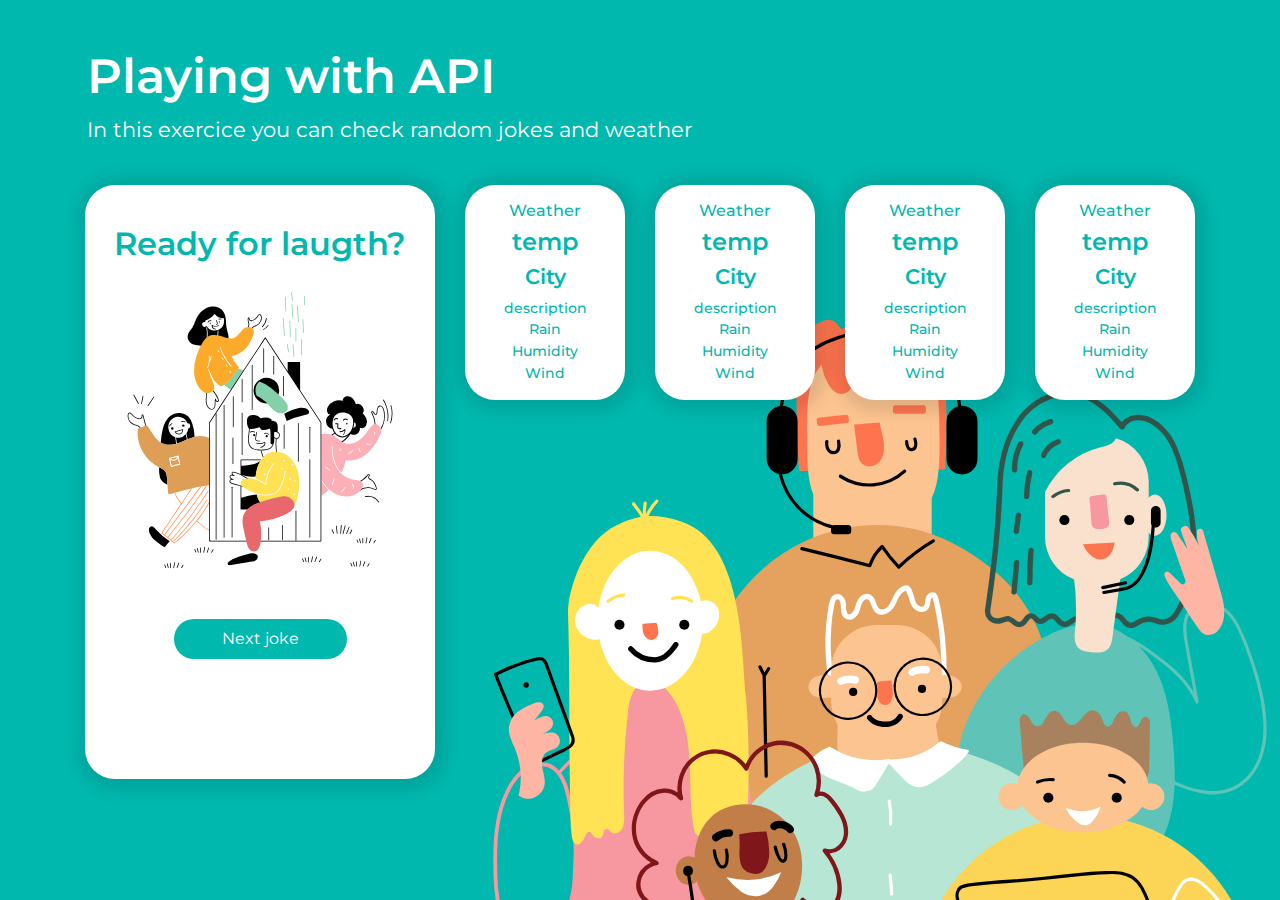
<file: index.html>
<!DOCTYPE html>
<html lang="en">

<head>
    <meta charset="UTF-8">
    <meta http-equiv="X-UA-Compatible" content="IE=edge">
    <meta name="viewport" content="width=device-width, initial-scale=1.0">
    <meta name="author" content="Isabel Puig Marín">
    <title>API REST</title>

    <!-- Bootstrap CSS -->
    <link href="https://cdn.jsdelivr.net/npm/bootstrap@5.0.0-beta1/dist/css/bootstrap.min.css" rel="stylesheet"
        integrity="sha384-giJF6kkoqNQ00vy+HMDP7azOuL0xtbfIcaT9wjKHr8RbDVddVHyTfAAsrekwKmP1" crossorigin="anonymous">

    <!-- CDN a BS5 -->
    <link href="https://cdn.jsdelivr.net/npm/bootstrap@5.0.0-beta1/dist/css/bootstrap.min.css" rel="stylesheet"
        integrity="sha384-giJF6kkoqNQ00vy+HMDP7azOuL0xtbfIcaT9wjKHr8RbDVddVHyTfAAsrekwKmP1" crossorigin="anonymous">

    <!-- Latest compiled and minified CSS -->
    <link rel="stylesheet" href="https://maxcdn.bootstrapcdn.com/bootstrap/4.5.2/css/bootstrap.min.css">

    <!-- Link Jquery, Popper y Bs5 -->
    <script src="https://code.jquery.com/jquery-3.5.1.slim.min.js"
        integrity="sha384-DfXdz2htPH0lsSSs5nCTpuj/zy4C+OGpamoFVy38MVBnE+IbbVYUew+OrCXaRkfj" crossorigin="anonymous">
        </script>

    <script src="https://cdn.jsdelivr.net/npm/popper.js@1.16.1/dist/umd/popper.min.js"
        integrity="sha384-9/reFTGAW83EW2RDu2S0VKaIzap3H66lZH81PoYlFhbGU+6BZp6G7niu735Sk7lN" crossorigin="anonymous">
        </script>

    <script src="https://cdn.jsdelivr.net/npm/bootstrap@4.5.3/dist/js/bootstrap.min.js"
        integrity="sha384-w1Q4orYjBQndcko6MimVbzY0tgp4pWB4lZ7lr30WKz0vr/aWKhXdBNmNb5D92v7s" crossorigin="anonymous">
        </script>

    <!--Tipografía OSWALD google font-->
    <link rel="preconnect" href="https://fonts.gstatic.com">
    <link
        href="https://fonts.googleapis.com/css2?family=Montserrat:ital,wght@0,100;0,200;0,300;0,400;0,700;0,800;0,900;1,100;1,200;1,300;1,900&display=swap"
        rel="stylesheet">

    <!-- Joke CSS styles -->
    <link rel="stylesheet" href="css/styles.css">

</head>

<body>

    <div class="container">
        <!-- Main title -->
        <div class="row">
            <div class="col-md-12 mt-5 ">
                <h2 class="mainTitle">Playing with API</h2>
                <p class="mainParagraph">In this exercice you can check random jokes and weather</p>
            </div>
        </div>

        <div class="row">
            <!-- *************** Joke API ************* -->
            <div class="col-lg-4 my-4">
                <aside>
                    <!-- Title -->
                    <div class="my-4 text-center">
                        <div>
                            <div class="joke">
                                <h2 class="title">Ready for laugth?</h2>
                                <!-- Image -->
                                <img src="img/joke.svg" class="img-fluid m-3">
                            </div>
                            <!-- buttom -->
                            <button class="buttonJoke" id="buttonJoke" onclick="generateJoke()">Next joke</button>
                        </div>

                        <!-- joke API content -->
                        <div>
                            <div class="jokeContent" id="joke">
                                <p class="text" id="content"></p>
                            </div>
                        </div>
                    </div>
                </aside>
            </div>

            <!-- ******** Barcelona Weather API ******* -->
            <div class="col-lg-2 my-4 text-center">
                <div class="info">
                    <!--Weather data-->
                    <div id="weather">
                        <h6>Weather</h>
                            <h3 id="temp">temp</h3>
                            <h3 id="city">City</h3>
                            <div class="descrip" id="description">description</div>
                            <div id="rain">Rain</div>
                            <div id="humidity">Humidity</div>
                            <div id="wind">Wind</div>
                    </div>
                </div>
            </div>

            <!-- ******** Girona Weather API ********** -->
            <div class="col-lg-2 my-4 text-center">
                <div class="info">
                    <!--Weather data-->
                    <div id="weather2">
                        <h6>Weather</h>
                            <h3 id="temp2">temp</h3>
                            <h3 id="city2">City</h3>
                            <div class="descrip2" id="description2">description</div>
                            <div id="rain2">Rain</div>
                            <div id="humidity2">Humidity</div>
                            <div id="wind2">Wind</div>
                    </div>
                </div>
            </div>

            <!-- ******** Tarragona Weather API ******** -->
            <div class="col-lg-2 my-4 text-center">
                <div class="info">
                    <!--Weather data-->
                    <div id="weather3">
                        <h6>Weather</h>
                            <h3 id="temp3">temp</h3>
                            <h3 id="city3">City</h3>
                            <div class="descrip3" id="description3">description</div>
                            <div id="rain3">Rain</div>
                            <div id="humidity3">Humidity</div>
                            <div id="wind3">Wind</div>
                    </div>
                </div>
            </div>

            <!-- ******** Lleida Weather API ********** -->
            <div class="col-lg-2 my-4 text-center">
                <div class="info">
                    <!--Weather data-->
                    <div id="weather4">
                        <h6>Weather</h>
                            <h3 id="temp4">temp</h3>
                            <h3 id="city4">City</h3>
                            <div class="descrip4" id="description4">description</div>
                            <div id="rain4">Rain</div>
                            <div id="humidity4">Humidity</div>
                            <div id="wind4">Wind</div>
                    </div>
                </div>
            </div>



        </div>

        <!-- Javascript file -->
        <script src="js/joke.js" type='text/javascript'></script>
        <script src="js/weather.js" type='text/javascript'></script>
    </div>
</body>

</html>
</file>
<file: css/styles.css>
* {
    box-sizing: border-box;
    margin: 0px;
    padding: 0px;
    -webkit-box-sizing: border-box;
    -moz-box-sizing: border-box;
    font-family: montserrat, 'Trebuchet MS', 'Lucida Sans Unicode', 'Lucida Grande', 'Lucida Sans';
}

body {
    background-image: url(../img/Team.svg);
    background-repeat: no-repeat;
    background-position: right 300px;
    background-attachment: fixed;
    background-size: 50rem;
    background-color: #00B8AE !important;

}

/* --------- CSS TITLE --------- */
.mainTitle {
    color: white;
    font-weight: 600;
    justify-content: center;
    font-size: 3rem;
    margin-left: 2px;
}

.mainParagraph {
    color: white;
    font-size: 1.3rem;
    margin-left: 2px;
}

.title, .h2 {
    color: 0000;
    font-weight: 600;
    font-size: 2rem;
    color: #00B8AE
}

/* --------- CSS JOKE --------- */

/* Box joke API */
aside {
    background-color: rgb(255, 255, 255) !important;
    margin: 0;
    padding: 1em;
    border-radius: 30px;
    box-shadow: 2px 2px 15px 10px rgba(0, 0, 0, 0.1);
}

/* joke result */
.jokeContent {
    color: 0000;
    font-size: 1.2rem;
    font-weight: 600;
    padding: 2rem;
    color: #00B8AE;
    border-radius: 5rem;
}

.buttonJoke {
    margin-top: 30px;
    padding: 0.5em 3em;
    border-radius: 20px;
    border: none;
    background: #00B8AE;
    outline: none;
    cursor: pointer;
    font-size: 1rem;
    color: rgb(255, 255, 255);
    
}


/* --------- CSS WEATHER API --------- */

.info {
    background-color: rgb(255, 255, 255) !important;
    margin: 0;
    padding: 0.1em;
    border-radius: 30px;
    box-shadow: 2px 2px 15px 10px rgba(0, 0, 0, 0.1);
}

.info {
    color: #00B8AE;
    padding: 1rem;
}

.info,#city,#city2,#city3,#city4 {
    font-weight: 600;
    font-size: 1.3rem;
}

.info, #temp, #temp2, #temp3, #temp4 {
    font-weight: 600;
    font-size: 1.5rem;
}

.info, #description, #rain, #humidity {
    font-weight: 500;
    font-size: 0.9rem;
}
</file>
